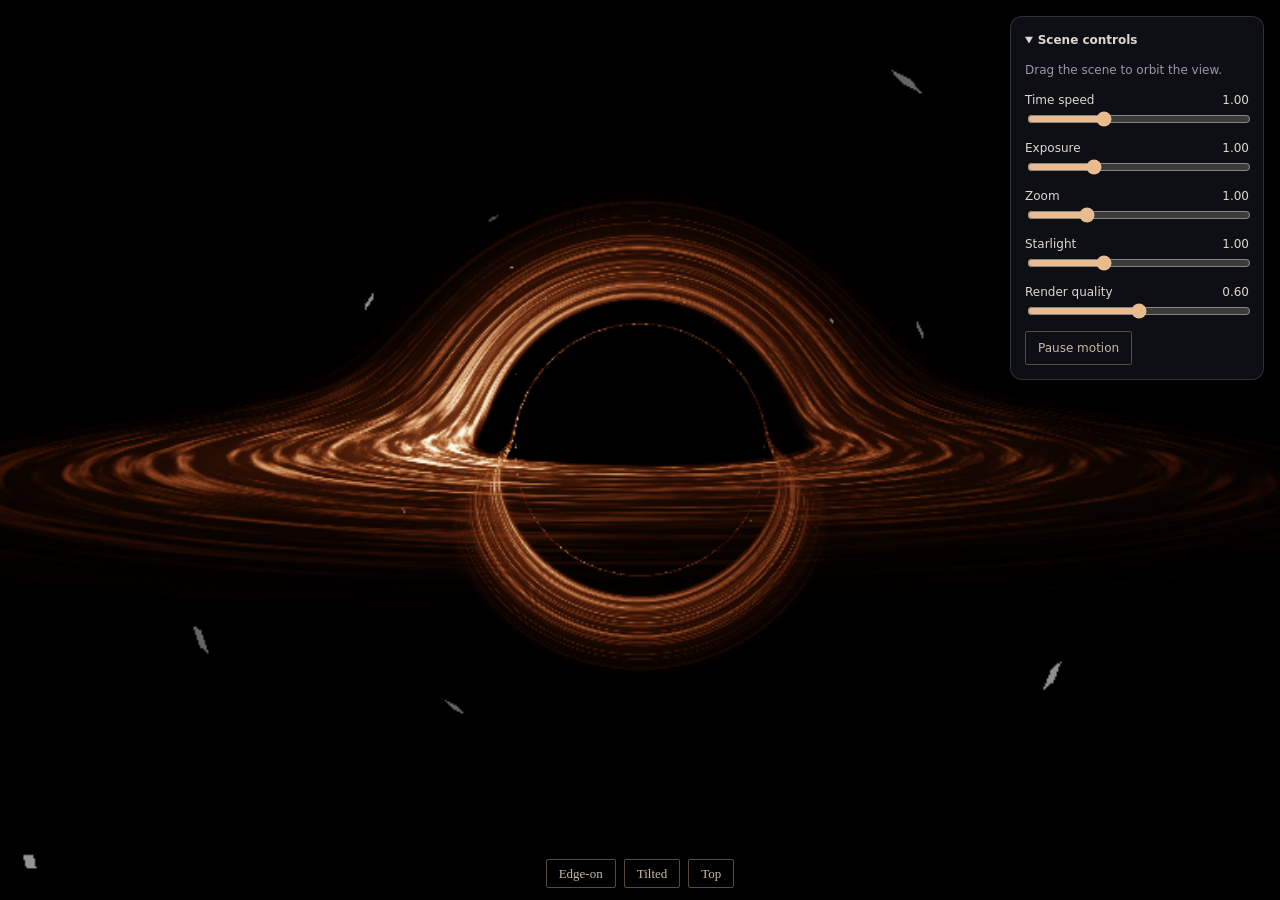
<file: accretion.html>
<!doctype html>
<html lang="en"><head>
<meta charset="utf-8">
<meta name="viewport" content="width=device-width, initial-scale=1, viewport-fit=cover">
<title>Accretion</title>
<style>
:root{--bg:#000;--fg:#c9b8a6;box-sizing:border-box}
html,body{margin:0;height:100%;background:var(--bg);overflow:hidden;touch-action:none}
canvas{position:fixed;inset:0;width:100%;height:100%;display:block}
#ui{position:fixed;left:0;right:0;bottom:0;padding:12px 16px calc(12px + env(safe-area-inset-bottom,0px));display:flex;gap:8px;justify-content:center;font:13px/1 Georgia,serif;color:var(--fg)}
button{background:none;border:1px solid #5a4a3c;color:var(--fg);padding:7px 12px;font:inherit;border-radius:2px}
button:focus-visible{outline:2px solid #e8a060}

#tweaks{position:fixed;right:16px;top:16px;width:224px;max-height:65vh;overflow:auto;padding:14px;background:#101018df;border:1px solid #ffffff24;border-radius:12px;color:#ded7ce;font:12px/1.5 system-ui;touch-action:auto}
#tweaks summary{cursor:pointer;font-weight:600}#tweaks p{color:#9c96a6}#tweaks label{display:block;margin:12px 0}#tweaks output{float:right;font-variant-numeric:tabular-nums}#tweaks input{display:block;width:100%;accent-color:#e8bc8f}#tweaks button{font:inherit}
@media(max-width:640px){#tweaks{top:12px;right:12px;width:180px}#cap{top:68px;left:16px;right:16px}#cap h1{font-size:22px;letter-spacing:.1em}#cap p{max-width:40ch}#ui{background:#0009}}
</style></head><body>
<canvas></canvas>
<div id="ui"><button data-p="0.10,0">Edge-on</button><button data-p="0.32,-0.45">Tilted</button><button data-p="1.2,0">Top</button></div>
<script>addEventListener("error",e=>{const box=document.createElement("p");box.style="position:fixed;inset:30%;color:#fff;background:#211;padding:20px;z-index:10";box.textContent="Scene could not start: "+e.message;document.body.append(box);});</script>
<script id="scene-settings" type="application/json">{}</script>
<script>
const FS=`precision highp float;
uniform vec2 R;uniform float T;uniform vec2 C;uniform float Exposure;uniform float Zoom;uniform float StarGain;
float h(vec2 p){return fract(sin(dot(p,vec2(127.1,311.7)))*43758.5453);}
float vn(vec2 p,float P){vec2 i=floor(p),f=fract(p);f=f*f*(3.-2.*f);
 float x0=mod(i.x,P),x1=mod(i.x+1.,P);
 return mix(mix(h(vec2(x0,i.y)),h(vec2(x1,i.y)),f.x),mix(h(vec2(x0,i.y+1.)),h(vec2(x1,i.y+1.)),f.x),f.y);}
float fbm(vec2 p,float P){float s=0.,a=.5;for(int i=0;i<5;i++){s+=a*vn(p,P);p*=2.;P*=2.;a*=.5;}return s;}
float layer(float th,float r,float ph,float o){return fbm(vec2(fract((th-ph)/6.2832)*20.,r*5.+o),20.);}
vec4 disk(vec3 q,float r,vec3 rd){
 float th=atan(q.z,q.x),w=2.5*pow(r,-1.5),c=T*.1,f1=fract(c),f2=fract(c+.5);
 float n=mix(layer(th,r,w*f2*10.,7.),layer(th,r,w*f1*10.,0.),1.-abs(2.*f1-1.)); // flow-map crossfade, no shear blowup
 vec3 vel=vec3(-q.z,0.,q.x)/r*sqrt(.5/(r-1.));
 float g=sqrt(1.-dot(vel,vel))/(1.+dot(vel,rd))*sqrt(1.-1./r);   // doppler + grav redshift
 float beam=mix(1.,pow(g,3.),.7);
 float env=smoothstep(2.6,3.4,r)*smoothstep(14.,6.,r);
 float d=smoothstep(.3,.85,n);
 float I=env*(.15+1.6*d*d)*pow(3./r,1.6)*beam;
 vec3 col=mix(vec3(.9,.22,.03),vec3(1.,.8,.55),clamp(I*.8,0.,1.))*I*2.;
 return vec4(col,clamp(env*(.3+.9*d),0.,1.)*.85);}
void main(){
 vec2 uv=(gl_FragCoord.xy-.5*R)/min(R.x,R.y);
 float cr=cos(C.y),sr=sin(C.y);uv=mat2(cr,-sr,sr,cr)*uv;
 vec3 ro=22.*vec3(0.,sin(C.x),-cos(C.x));
 vec3 f=normalize(-ro),rt=normalize(cross(vec3(0,1,0),f)),up=cross(f,rt);
 vec3 p=ro,v=normalize(f+.85/Zoom*(uv.x*rt+uv.y*up)),col=vec3(0.);float a=1.;
 vec3 L=cross(p,v);float h2=dot(L,L);
 for(int i=0;i<220;i++){
  float r=length(p);if(r<1.02){a=0.;break;}
  float dt=.07*r;
  v+=-1.5*h2*p/pow(r,5.)*dt;                 // Schwarzschild photon bending, Rs=1
  vec3 pn=p+v*dt;
  if(p.y*pn.y<0.){vec3 q=mix(p,pn,p.y/(p.y-pn.y));float rr=length(q.xz);
   if(rr>2.5&&rr<14.){vec4 d=disk(q,rr,normalize(v));col+=a*d.rgb;a*=1.-d.a;}}
  p=pn;if(r>40.)break;}
 vec3 dir=normalize(v);vec2 sp=floor(vec2(atan(dir.z,dir.x),asin(dir.y))*120.);
 col+=a*step(.997,h(sp))*h(sp+1.)*.7*StarGain;
 col=pow(1.-exp(-col*1.4*Exposure),vec3(.85));
 gl_FragColor=vec4(col,1.);}`;
const settings={speed:1,exposure:1,zoom:1,stars:1,resolution:.6,paused:matchMedia('(prefers-reduced-motion: reduce)').matches,...JSON.parse(document.getElementById('scene-settings').textContent)};
let active=true,elapsed=settings.time??0,previous=null;
addEventListener('message',e=>{if(e.source===parent&&e.data?.type==='lab-active'){active=e.data.active;previous=null;}});
const c=document.querySelector('canvas'),g=c.getContext('webgl');
if(!g)throw new Error('WebGL is unavailable. Please enable hardware acceleration.');
const sh=(t,s)=>{const o=g.createShader(t);g.shaderSource(o,s);g.compileShader(o);if(!g.getShaderParameter(o,g.COMPILE_STATUS))throw g.getShaderInfoLog(o);return o};
const pr=g.createProgram();g.attachShader(pr,sh(g.VERTEX_SHADER,'attribute vec2 p;void main(){gl_Position=vec4(p,0,1);}'));
g.attachShader(pr,sh(g.FRAGMENT_SHADER,FS));g.bindAttribLocation(pr,0,'p');g.linkProgram(pr);if(!g.getProgramParameter(pr,g.LINK_STATUS))throw new Error(g.getProgramInfoLog(pr));g.useProgram(pr);
g.bindBuffer(g.ARRAY_BUFFER,g.createBuffer());g.bufferData(g.ARRAY_BUFFER,new Float32Array([-1,-1,3,-1,-1,3]),g.STATIC_DRAW);
g.enableVertexAttribArray(0);g.vertexAttribPointer(0,2,g.FLOAT,false,0,0);
const U=n=>g.getUniformLocation(pr,n),uR=U('R'),uT=U('T'),uC=U('C'),uExposure=U('Exposure'),uZoom=U('Zoom'),uStars=U('StarGain');
let SCALE=settings.resolution*Math.min(devicePixelRatio,2); // render scale: main perf knob
let cam=[0.10,0],tgt=settings.camera?.slice()??[0.10,0],drag=null;
function rs(){c.width=innerWidth*SCALE|0;c.height=innerHeight*SCALE|0;g.viewport(0,0,c.width,c.height);}
addEventListener('resize',rs);rs();
c.onpointerdown=e=>drag=[e.clientX,e.clientY];
addEventListener('pointerup',()=>drag=null);
addEventListener('pointermove',e=>{if(!drag)return;tgt[0]=Math.max(-1.4,Math.min(1.4,tgt[0]+(e.clientY-drag[1])*.004));tgt[1]+=(e.clientX-drag[0])*.004;drag=[e.clientX,e.clientY];});
document.querySelectorAll('button').forEach(b=>b.onclick=()=>tgt=b.dataset.p.split(',').map(Number));
function frame(t){requestAnimationFrame(frame);if(!active||document.hidden){previous=null;return;}
 const dt=previous===null?0:Math.min((t-previous)/1000,.05);previous=t;if(!settings.paused)elapsed+=dt*settings.speed;
 cam=cam.map((x,i)=>x+(tgt[i]-x)*.08);
 g.uniform2f(uR,c.width,c.height);g.uniform1f(uT,elapsed);g.uniform2f(uC,cam[0],cam[1]);
 g.uniform1f(uExposure,settings.exposure);g.uniform1f(uZoom,settings.zoom);g.uniform1f(uStars,settings.stars);
 g.drawArrays(g.TRIANGLES,0,3);}
requestAnimationFrame(frame);

const controls=document.createElement('details');controls.id='tweaks';controls.open=innerWidth>640;
controls.innerHTML='<summary>Scene controls</summary><p>Drag the scene to orbit the view.</p>';
for(const [key,label,min,max,step] of [['speed','Time speed',0,3,.05],['exposure','Exposure',.2,3,.05],['zoom','Zoom',.5,2.5,.05],['stars','Starlight',0,3,.05],['resolution','Render quality',.2,1,.05]]){
 const row=document.createElement('label');row.textContent=label;
 const out=document.createElement('output');out.textContent=Number(settings[key]).toFixed(2);
 const input=document.createElement('input');input.type='range';input.min=min;input.max=max;input.step=step;input.value=settings[key];
 input.oninput=()=>{settings[key]=Number(input.value);out.textContent=Number(input.value).toFixed(2);if(key==='resolution'){SCALE=settings.resolution*Math.min(devicePixelRatio,2);rs();}};
 row.append(out,input);controls.append(row);
}
const pause=document.createElement('button');
function pauseLabel(){pause.textContent=settings.paused?'Resume motion':'Pause motion';pause.setAttribute('aria-pressed',String(settings.paused));}
pauseLabel();pause.onclick=()=>{settings.paused=!settings.paused;pauseLabel();};controls.append(pause);document.body.append(controls);
window.lab={getSettings:()=>({...settings,time:elapsed,camera:tgt.slice()})};
addEventListener('pointercancel',()=>drag=null);
</script></body></html>
</file>
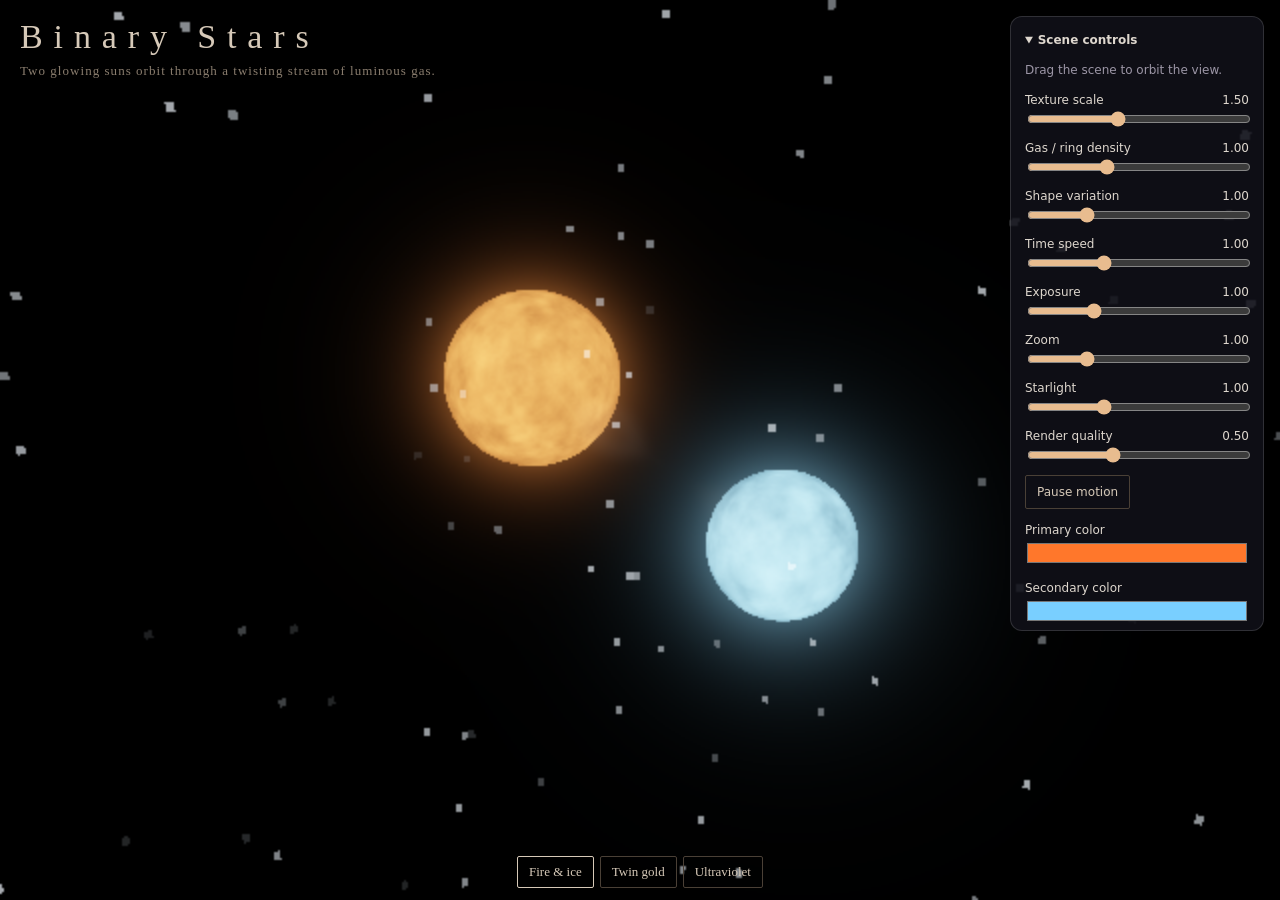
<file: binary.html>
<!doctype html>
<html lang="en"><head><meta charset="utf-8"><meta name="viewport" content="width=device-width, initial-scale=1, viewport-fit=cover">
<title>Binary Stars — Twirling Lights</title><link rel="stylesheet" href="celestial.css"></head>
<body><canvas aria-label="Binary Stars visualization"></canvas><div id="cap"><h1></h1><p></p></div><div id="ui" aria-label="Color and shape presets"></div>
<script type="application/json" id="scene-config">{"title": "Binary Stars", "description": "Two glowing suns orbit through a twisting stream of luminous gas.", "own": true, "presets": [{"t": "Fire & ice", "c": [0.3, 0.35], "values": {"colorA": "#ff772b", "colorB": "#79cfff", "morph": 1}}, {"t": "Twin gold", "c": [0.3, 0.35], "values": {"colorA": "#ffc957", "colorB": "#fff3b8", "morph": 2}}, {"t": "Ultraviolet", "c": [0.3, 0.35], "values": {"colorA": "#a864ff", "colorB": "#ff81b6", "morph": 0}}]}</script>
<script id="scene-settings" type="application/json">{}</script>
<script type="x-shader" id="common">
precision highp float;
uniform vec2 R;uniform float T;uniform vec2 C;uniform float Exposure;uniform float Zoom;uniform float StarGain;uniform vec3 ColorA;uniform vec3 ColorB;uniform float Detail;uniform float Density;uniform float Morph;
float h1(float n){return fract(sin(n)*43758.5453);}
float h2(vec2 p){return fract(sin(dot(p,vec2(127.1,311.7)))*43758.5453);}
float n3(vec3 x){vec3 p=floor(x),f=fract(x);f=f*f*(3.-2.*f);float n=p.x+p.y*57.+p.z*113.;
 return mix(mix(mix(h1(n),h1(n+1.),f.x),mix(h1(n+57.),h1(n+58.),f.x),f.y),
            mix(mix(h1(n+113.),h1(n+114.),f.x),mix(h1(n+170.),h1(n+171.),f.x),f.y),f.z);}
float fbm(vec3 p){float s=0.,a=.5;for(int i=0;i<4;i++){s+=a*n3(p);p=p*2.03+vec3(1.7,9.2,3.1);a*=.5;}return s;}
mat2 rot(float a){float c=cos(a),s=sin(a);return mat2(c,s,-s,c);}
void camera(float D,out vec3 ro,out vec3 rd){
 vec2 uv=(gl_FragCoord.xy-.5*R)/min(R.x,R.y);
 ro=D*vec3(sin(C.x)*cos(C.y),sin(C.y),-cos(C.x)*cos(C.y));
 vec3 f=normalize(-ro),r=normalize(cross(vec3(0,1,0),f)),u=cross(f,r);
 rd=normalize(f+.9/Zoom*(uv.x*r+uv.y*u));}
vec3 stars(vec3 d){vec2 s=floor(vec2(atan(d.z,d.x),asin(clamp(d.y,-1.,1.)))*140.);return vec3(.9,.95,1.)*step(.996,h2(s))*h2(s+3.)*.8*StarGain;}
float glow(vec3 ro,vec3 rd,vec3 c,float k){vec3 o=c-ro;float t=max(dot(o,rd),0.);float d=length(o-rd*t);return k/(d*d+k*.05);}
vec3 tm(vec3 c){return pow(1.-exp(-c*1.3*Exposure),vec3(.85));}
</script>
<script type="x-shader" id="scene">
vec3 sun(vec3 ro,vec3 rd,vec3 center,float radius,vec3 color){
 vec3 o=ro-center;float b=dot(o,rd),disc=b*b-dot(o,o)+radius*radius;
 float impact=length(cross(o,rd));float corona=exp(-max(impact-radius,0.)*3.)*.35*Density;
 vec3 outColor=color*corona;
 if(disc>0.&&-b-sqrt(disc)>0.){vec3 p=o+rd*(-b-sqrt(disc));vec3 n=normalize(p);
 float texture=fbm(p*Detail*3.+vec3(0.,T*.08,0.));float limb=.35+.65*pow(max(dot(n,-rd),0.),.4);
 outColor=color*(1.2+texture*1.8)*limb;}
 return outColor;}
void main(){vec3 ro,rd;camera(10.,ro,rd);float a=T*.12;
 vec3 axis=vec3(cos(a),.25*sin(a),sin(a));float separation=1.7+Morph*.3;
 vec3 col=stars(rd);col+=sun(ro,rd,axis*separation,1.,ColorA);col+=sun(ro,rd,-axis*separation,.65,ColorB);
 // Emissive, twisting gas between the two bodies.
 float b=dot(ro,rd),q=b*b-dot(ro,ro)+25.;
 if(q>0.){float t=max(-b-sqrt(q),0.),dt=2.*sqrt(q)/48.;for(int i=0;i<48;i++){
 vec3 p=ro+rd*t;float along=dot(p,axis);float radial=length(p-axis*along);
 float stream=exp(-pow((radial-.18*sin(along*3.+T*.3))/.12,2.))*exp(-along*along/3.);
 col+=mix(ColorA,ColorB,clamp(along/4.+.5,0.,1.))*stream*.09*Density*dt;t+=dt;}}
 gl_FragColor=vec4(tm(col),1.);}
</script>
<script type="x-shader" id="vol">
void main(){vec3 ro,rd;camera(DIST,ro,rd);vec3 col=vec3(0.);float tr=1.;
 float b=dot(ro,rd),c=dot(ro,ro)-RB*RB,q=b*b-c;
 if(q>0.){q=sqrt(q);float t0=max(-b-q,0.),t1=-b+q,dt=(t1-t0)/float(STEPS),t=t0+dt*h2(gl_FragCoord.xy);
  for(int i=0;i<STEPS;i++){vec4 s=scene(ro+rd*t);col+=tr*s.rgb*dt;tr*=exp(-s.a*dt);if(tr<.02)break;t+=dt;}}
 col+=tr*bg(ro,rd);
 gl_FragColor=vec4(tm(col),1.);}
</script>
<script src="src/celestial.js"></script></body></html>
</file>
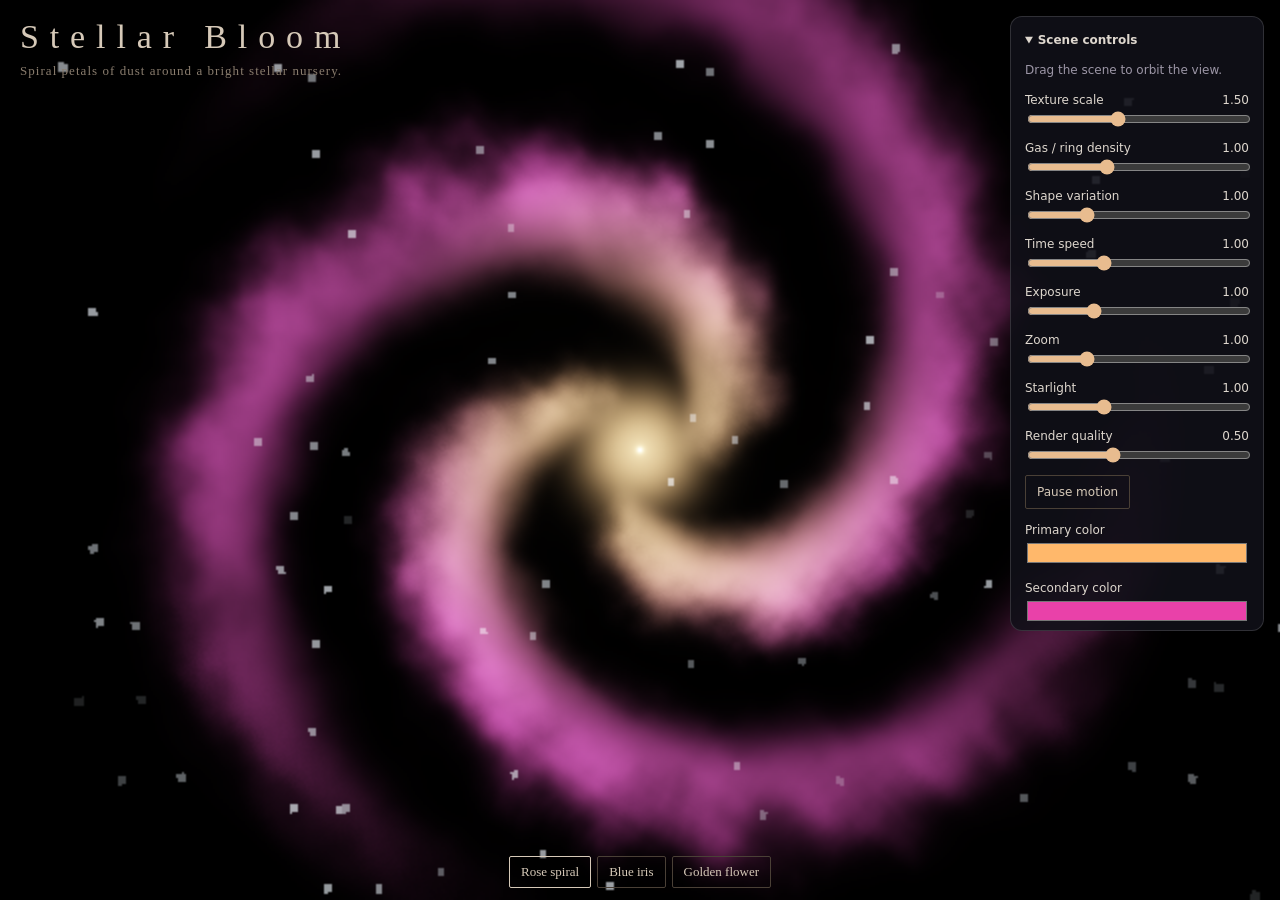
<file: bloom.html>
<!doctype html>
<html lang="en"><head><meta charset="utf-8"><meta name="viewport" content="width=device-width, initial-scale=1, viewport-fit=cover">
<title>Stellar Bloom — Twirling Lights</title><link rel="stylesheet" href="celestial.css"></head>
<body><canvas aria-label="Stellar Bloom visualization"></canvas><div id="cap"><h1></h1><p></p></div><div id="ui" aria-label="Color and shape presets"></div>
<script type="application/json" id="scene-config">{"title": "Stellar Bloom", "description": "Spiral petals of dust around a bright stellar nursery.", "own": false, "presets": [{"t": "Rose spiral", "c": [0, 0.15], "values": {"colorA": "#ffb86b", "colorB": "#e941a9", "morph": 1}}, {"t": "Blue iris", "c": [0, 0.15], "values": {"colorA": "#b7f5ff", "colorB": "#4055e8", "morph": 3}}, {"t": "Golden flower", "c": [0, 0.15], "values": {"colorA": "#fff2b0", "colorB": "#f07b20", "morph": 4}}]}</script>
<script id="scene-settings" type="application/json">{}</script>
<script type="x-shader" id="common">
precision highp float;
uniform vec2 R;uniform float T;uniform vec2 C;uniform float Exposure;uniform float Zoom;uniform float StarGain;uniform vec3 ColorA;uniform vec3 ColorB;uniform float Detail;uniform float Density;uniform float Morph;
float h1(float n){return fract(sin(n)*43758.5453);}
float h2(vec2 p){return fract(sin(dot(p,vec2(127.1,311.7)))*43758.5453);}
float n3(vec3 x){vec3 p=floor(x),f=fract(x);f=f*f*(3.-2.*f);float n=p.x+p.y*57.+p.z*113.;
 return mix(mix(mix(h1(n),h1(n+1.),f.x),mix(h1(n+57.),h1(n+58.),f.x),f.y),
            mix(mix(h1(n+113.),h1(n+114.),f.x),mix(h1(n+170.),h1(n+171.),f.x),f.y),f.z);}
float fbm(vec3 p){float s=0.,a=.5;for(int i=0;i<4;i++){s+=a*n3(p);p=p*2.03+vec3(1.7,9.2,3.1);a*=.5;}return s;}
mat2 rot(float a){float c=cos(a),s=sin(a);return mat2(c,s,-s,c);}
void camera(float D,out vec3 ro,out vec3 rd){
 vec2 uv=(gl_FragCoord.xy-.5*R)/min(R.x,R.y);
 ro=D*vec3(sin(C.x)*cos(C.y),sin(C.y),-cos(C.x)*cos(C.y));
 vec3 f=normalize(-ro),r=normalize(cross(vec3(0,1,0),f)),u=cross(f,r);
 rd=normalize(f+.9/Zoom*(uv.x*r+uv.y*u));}
vec3 stars(vec3 d){vec2 s=floor(vec2(atan(d.z,d.x),asin(clamp(d.y,-1.,1.)))*140.);return vec3(.9,.95,1.)*step(.996,h2(s))*h2(s+3.)*.8*StarGain;}
float glow(vec3 ro,vec3 rd,vec3 c,float k){vec3 o=c-ro;float t=max(dot(o,rd),0.);float d=length(o-rd*t);return k/(d*d+k*.05);}
vec3 tm(vec3 c){return pow(1.-exp(-c*1.3*Exposure),vec3(.85));}
</script>
<script type="x-shader" id="scene">
#define DIST 11.
#define RB 5.5
#define STEPS 64
vec4 scene(vec3 p){
 p.xy*=rot(T*.012);float r=length(p.xy),th=atan(p.y,p.x);
 float n=fbm(p*Detail+vec3(T*.02,0.,0.));
 float arms=.5+.5*cos(th*(2.+Morph)-r*2.2+p.z*.7+n*2.5);
 float disk=exp(-p.z*p.z/(.18+.14*r))*exp(-r*r/13.);
 float cavity=smoothstep(.3,1.1,r);
 float d=pow(arms,3.)*disk*cavity*(.15+n*n*2.)*Density;
 vec3 color=mix(ColorA,ColorB,smoothstep(.7,3.5,r)+.12*n);
 vec3 core=ColorA*exp(-dot(p,p)*4.)*2.;
 return vec4(color*d*2.8+core,d*.65);
}
vec3 bg(vec3 ro,vec3 rd){return stars(rd)+ColorA*glow(ro,rd,vec3(0.),.002);}
</script>
<script type="x-shader" id="vol">
void main(){vec3 ro,rd;camera(DIST,ro,rd);vec3 col=vec3(0.);float tr=1.;
 float b=dot(ro,rd),c=dot(ro,ro)-RB*RB,q=b*b-c;
 if(q>0.){q=sqrt(q);float t0=max(-b-q,0.),t1=-b+q,dt=(t1-t0)/float(STEPS),t=t0+dt*h2(gl_FragCoord.xy);
  for(int i=0;i<STEPS;i++){vec4 s=scene(ro+rd*t);col+=tr*s.rgb*dt;tr*=exp(-s.a*dt);if(tr<.02)break;t+=dt;}}
 col+=tr*bg(ro,rd);
 gl_FragColor=vec4(tm(col),1.);}
</script>
<script src="src/celestial.js"></script></body></html>
</file>
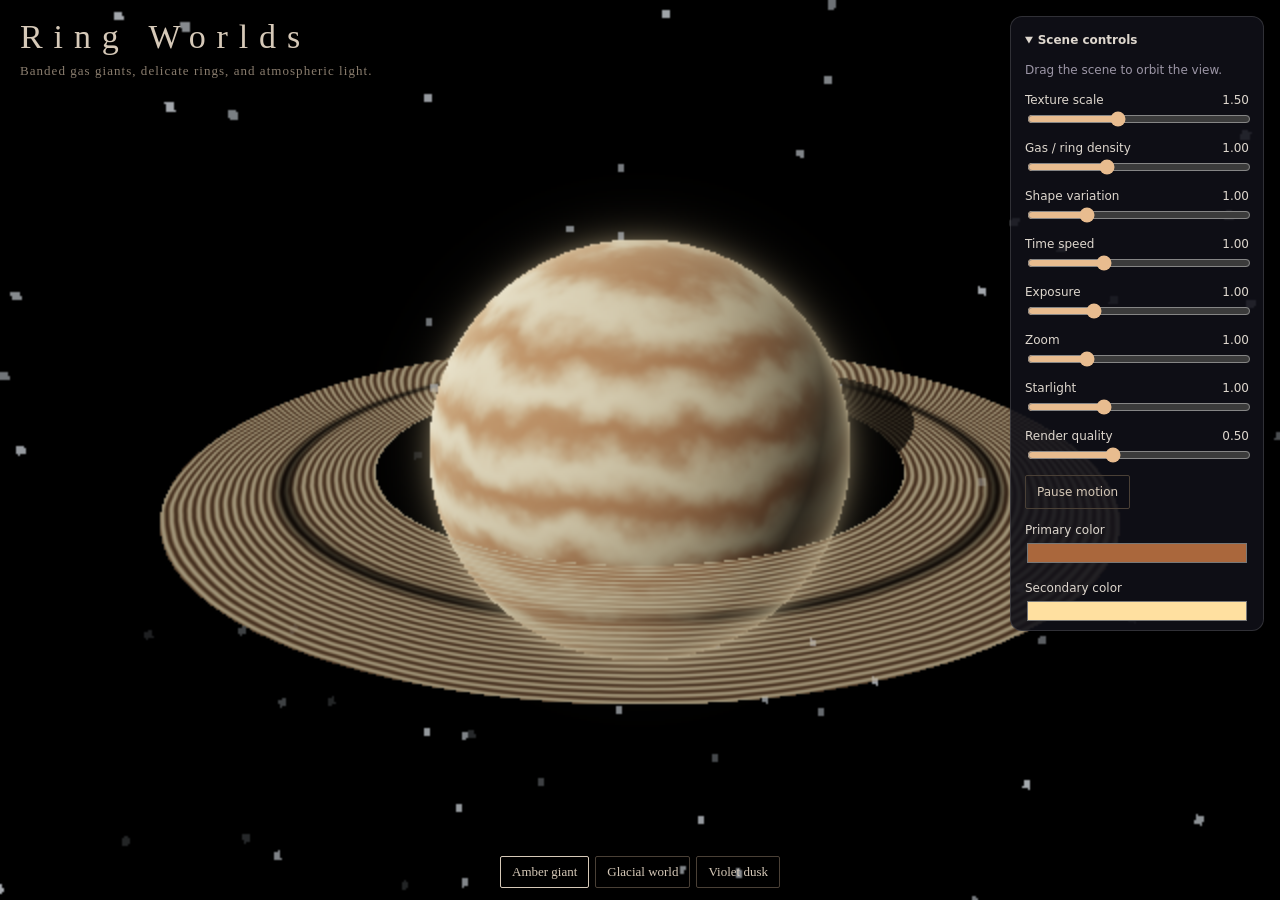
<file: worlds.html>
<!doctype html>
<html lang="en"><head><meta charset="utf-8"><meta name="viewport" content="width=device-width, initial-scale=1, viewport-fit=cover">
<title>Ring Worlds — Twirling Lights</title><link rel="stylesheet" href="celestial.css"></head>
<body><canvas aria-label="Ring Worlds visualization"></canvas><div id="cap"><h1></h1><p></p></div><div id="ui" aria-label="Color and shape presets"></div>
<script type="application/json" id="scene-config">{"title": "Ring Worlds", "description": "Banded gas giants, delicate rings, and atmospheric light.", "own": true, "presets": [{"t": "Amber giant", "c": [0.3, 0.35], "values": {"colorA": "#aa673c", "colorB": "#ffe0a0", "morph": 1}}, {"t": "Glacial world", "c": [0.3, 0.35], "values": {"colorA": "#285ca1", "colorB": "#b5f5ef", "morph": 2}}, {"t": "Violet dusk", "c": [0.3, 0.35], "values": {"colorA": "#542b81", "colorB": "#e5aed0", "morph": 0}}]}</script>
<script id="scene-settings" type="application/json">{}</script>
<script type="x-shader" id="common">
precision highp float;
uniform vec2 R;uniform float T;uniform vec2 C;uniform float Exposure;uniform float Zoom;uniform float StarGain;uniform vec3 ColorA;uniform vec3 ColorB;uniform float Detail;uniform float Density;uniform float Morph;
float h1(float n){return fract(sin(n)*43758.5453);}
float h2(vec2 p){return fract(sin(dot(p,vec2(127.1,311.7)))*43758.5453);}
float n3(vec3 x){vec3 p=floor(x),f=fract(x);f=f*f*(3.-2.*f);float n=p.x+p.y*57.+p.z*113.;
 return mix(mix(mix(h1(n),h1(n+1.),f.x),mix(h1(n+57.),h1(n+58.),f.x),f.y),
            mix(mix(h1(n+113.),h1(n+114.),f.x),mix(h1(n+170.),h1(n+171.),f.x),f.y),f.z);}
float fbm(vec3 p){float s=0.,a=.5;for(int i=0;i<4;i++){s+=a*n3(p);p=p*2.03+vec3(1.7,9.2,3.1);a*=.5;}return s;}
mat2 rot(float a){float c=cos(a),s=sin(a);return mat2(c,s,-s,c);}
void camera(float D,out vec3 ro,out vec3 rd){
 vec2 uv=(gl_FragCoord.xy-.5*R)/min(R.x,R.y);
 ro=D*vec3(sin(C.x)*cos(C.y),sin(C.y),-cos(C.x)*cos(C.y));
 vec3 f=normalize(-ro),r=normalize(cross(vec3(0,1,0),f)),u=cross(f,r);
 rd=normalize(f+.9/Zoom*(uv.x*r+uv.y*u));}
vec3 stars(vec3 d){vec2 s=floor(vec2(atan(d.z,d.x),asin(clamp(d.y,-1.,1.)))*140.);return vec3(.9,.95,1.)*step(.996,h2(s))*h2(s+3.)*.8*StarGain;}
float glow(vec3 ro,vec3 rd,vec3 c,float k){vec3 o=c-ro;float t=max(dot(o,rd),0.);float d=length(o-rd*t);return k/(d*d+k*.05);}
vec3 tm(vec3 c){return pow(1.-exp(-c*1.3*Exposure),vec3(.85));}
</script>
<script type="x-shader" id="scene">
vec2 hit(vec3 ro,vec3 rd,float radius){float b=dot(ro,rd),q=b*b-dot(ro,ro)+radius*radius;if(q<0.)return vec2(-1.);return vec2(-b-sqrt(q),-b+sqrt(q));}
void main(){vec3 ro,rd;camera(8.,ro,rd);vec3 col=stars(rd);vec3 light=normalize(vec3(-3.,4.,-5.));
 vec2 sphere=hit(ro,rd,1.65);float depth=1.e5;
 if(sphere.x>0.){depth=sphere.x;vec3 p=ro+rd*depth,n=normalize(p);vec3 q=p;q.xz*=rot(T*.045);
 float turbulence=fbm(q*Detail*2.);float bands=.5+.5*sin(p.y*(10.+Morph*4.)+turbulence*5.);
 vec3 albedo=mix(ColorA,ColorB,bands);float diffuse=max(dot(n,light),0.);
 col=albedo*(.06+diffuse*1.4);col+=ColorB*pow(1.-max(dot(n,-rd),0.),3.)*.7;
 }
 // A thin ring plane, with gaps and the planet's shadow.
 if(abs(rd.y)>.0001){float t=-ro.y/rd.y;vec3 p=ro+rd*t;float r=length(p.xz);
 if(t>0.&&t<depth&&r>2.05&&r<3.5){float grain=.5+.5*sin(r*110.+fbm(p*Detail)*4.);
 float gap=1.-.85*exp(-pow((r-(2.6+Morph*.1))/.07,2.));
 float alpha=clamp((.25+.45*grain)*Density*gap,0.,.95);
 vec2 shadow=hit(p+light*.01,light,1.65);float shade=shadow.y>0.?.18:1.;
 col=mix(col,mix(ColorA,ColorB,grain)*shade,alpha);}}
 float impact=length(cross(ro,rd));float halo=exp(-max(impact-1.65,0.)*12.)*step(1.65,impact);
 col+=ColorB*halo*.18;gl_FragColor=vec4(tm(col),1.);}
</script>
<script type="x-shader" id="vol">
void main(){vec3 ro,rd;camera(DIST,ro,rd);vec3 col=vec3(0.);float tr=1.;
 float b=dot(ro,rd),c=dot(ro,ro)-RB*RB,q=b*b-c;
 if(q>0.){q=sqrt(q);float t0=max(-b-q,0.),t1=-b+q,dt=(t1-t0)/float(STEPS),t=t0+dt*h2(gl_FragCoord.xy);
  for(int i=0;i<STEPS;i++){vec4 s=scene(ro+rd*t);col+=tr*s.rgb*dt;tr*=exp(-s.a*dt);if(tr<.02)break;t+=dt;}}
 col+=tr*bg(ro,rd);
 gl_FragColor=vec4(tm(col),1.);}
</script>
<script src="src/celestial.js"></script></body></html>
</file>
<file: celestial.css>
:root{--bg:#000;--fg:#d6c9b8;--dim:#8a7d6e;--line:#4a4036;box-sizing:border-box;padding-top:env(safe-area-inset-top,0px)}
html,body{margin:0;height:100%;background:var(--bg);overflow:hidden;touch-action:none;color:var(--fg);font-family:Georgia,'Times New Roman',serif}
canvas{position:fixed;inset:0;width:100%;height:100%;display:block}
#cap{position:fixed;left:20px;top:calc(18px + env(safe-area-inset-top,0px));pointer-events:none;max-width:min(70ch,calc(100vw - 300px))}
#cap h1{margin:0;font-weight:400;font-size:clamp(22px,5vw,38px);letter-spacing:.32em}
#cap p{margin:.5em 0 0;font-size:13px;letter-spacing:.08em;color:var(--dim)}
#ui{position:fixed;left:0;right:0;bottom:0;padding:10px 12px calc(12px + env(safe-area-inset-bottom,0px));display:flex;flex-wrap:wrap;gap:6px;justify-content:center}
button{background:none;border:1px solid var(--line);color:var(--fg);padding:7px 11px;font:13px Georgia,serif;border-radius:2px}
button[aria-pressed=true]{border-color:var(--fg)}
button:focus-visible{outline:2px solid #e8a060}

#tweaks{position:fixed;right:16px;top:16px;width:224px;max-height:65vh;overflow:auto;padding:14px;background:#101018df;border:1px solid #ffffff24;border-radius:12px;color:#ded7ce;font:12px/1.5 system-ui;touch-action:auto}
#tweaks summary{cursor:pointer;font-weight:600}#tweaks p{color:#9c96a6}#tweaks label{display:block;margin:12px 0}#tweaks output{float:right;font-variant-numeric:tabular-nums}#tweaks input{display:block;width:100%;accent-color:#e8bc8f}#tweaks button{font:inherit}
@media(max-width:640px){#tweaks{top:12px;right:12px;width:180px}#cap{top:68px;left:16px;right:16px;max-width:none}#cap h1{font-size:22px;letter-spacing:.1em}#cap p{max-width:40ch}#ui{background:#0009}}

#tweaks input[type=color]{height:28px;border:0;background:none;padding:0;cursor:pointer}#cap h1{font-size:clamp(22px,3vw,34px)}
</file>
